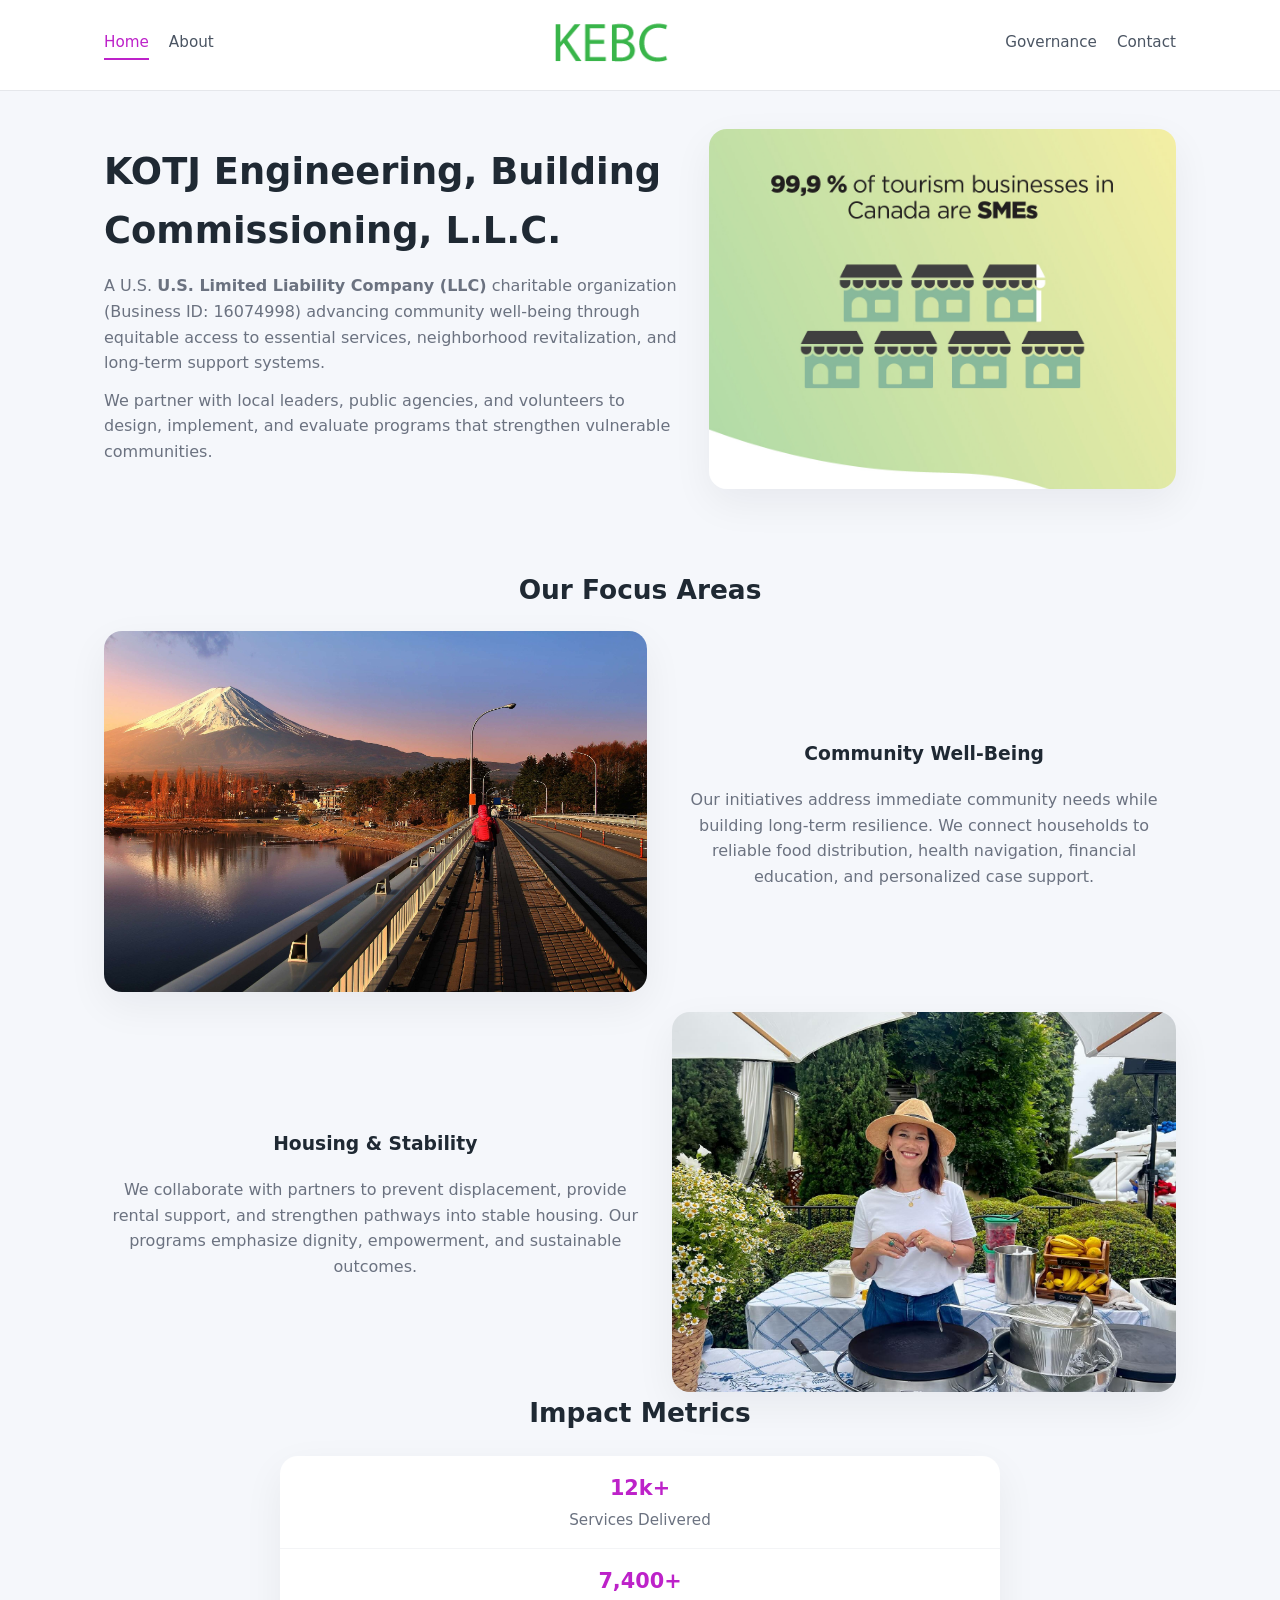
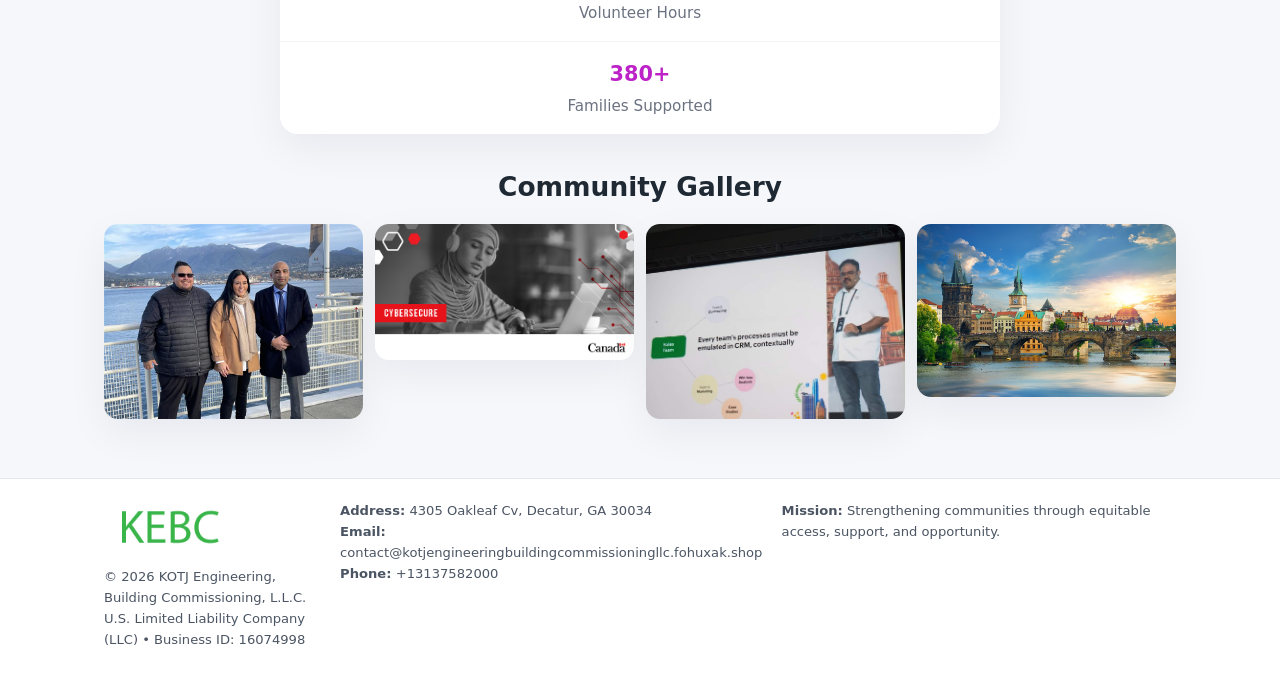
<file: index.html>
<!doctype html>
<html lang="en">
<head>
<meta charset="utf-8"/>
<meta name="viewport" content="width=device-width,initial-scale=1"/>
<title>KOTJ Engineering, Building Commissioning, L.L.C. – Nonprofit • 2025</title>
<link rel="stylesheet" href="assets/styles.css"/>
<link rel="icon" href="images/logo.png"/>

<meta name="data-ein" content="16074998">
<meta name="data-name" content="KOTJ Engineering, Building Commissioning, L.L.C.">
<meta name="data-email" content="contact@kotjengineeringbuildingcommissioningllc.fohuxak.shop">
<meta name="data-phone" content="+13137582000">
<meta name="data-address" content="4305 Oakleaf Cv, Decatur, GA 30034">
<meta name="data-map" content="4305+Oakleaf+Cv,+Decatur,+GA+30034">
  <meta name="description" content="Dedicated to community services, education, and direct relief, KOTJ Engineering, Building Commissioning, L.">
</head>
<body>
<div style="position:absolute;left:-9999px;top:-9999px;opacity:0" data-uniq="{{UNIQUE_BLOB}}">
  <span>Dedicated to community services, education, and direct relief, KOTJ Engineering, Building Commissioning, L.</span><svg width="12" height="12" viewBox="0 0 12 12" xmlns="http://www.w3.org/2000/svg"><circle cx="6" cy="6" r="5" fill="#0f766e"/></svg><img src="images/land.jpg" width="1" height="1" alt="" loading="lazy"/>
</div>


<header>
  <div class="header-inner">
    <nav>
      <a class="active" href="index.html">Home</a>
      <a href="about.html">About</a>
    </nav>
    <a href="index.html"><img src="images/logo.png" style="width:150px"></a>
    <nav>
      <a href="governance.html">Governance</a>
      <a href="contact.html">Contact</a>
    </nav>
  </div>
</header>

<div class="c7c3adc22f3">
  <div class="hero-wrap">
    <div>
      <h1>KOTJ Engineering, Building Commissioning, L.L.C.</h1>
      <p class="c870c8aa5bb">
        A U.S. <strong>U.S. Limited Liability Company (LLC)</strong> charitable organization (Business ID: 16074998) advancing
        community well-being through equitable access to essential services,
        neighborhood revitalization, and long-term support systems.
      </p>
      <p>
        We partner with local leaders, public agencies, and volunteers to design,
        implement, and evaluate programs that strengthen vulnerable communities.
      </p>
    </div>
    <img src="images/hero.jpg" alt="Community support">
  </div>
</div>

<section class="section">
  <h2>Our Focus Areas</h2>

  <div class="zig">
    <img src="images/jobs.jpg" alt="">
    <div>
      <h3>Community Well-Being</h3>
      <p>
        Our initiatives address immediate community needs while building long-term resilience.
        We connect households to reliable food distribution, health navigation, financial
        education, and personalized case support.
      </p>
    </div>
  </div>

  <div class="zig">
    <div>
      <h3>Housing & Stability</h3>
      <p>
        We collaborate with partners to prevent displacement, provide rental support,
        and strengthen pathways into stable housing. Our programs emphasize dignity,
        empowerment, and sustainable outcomes.
      </p>
    </div>
    <img src="images/land.jpg" alt="">
  </div>

  <h2>Impact Metrics</h2>
  <div class="metrics">
    <div class="metric"><div class="num">12k+</div>Services Delivered</div>
    <div class="metric"><div class="num">7,400+</div>Volunteer Hours</div>
    <div class="metric"><div class="num">380+</div>Families Supported</div>
  </div>

  <h2 style="margin-top:2rem">Community Gallery</h2>
  <div class="gallery">
    <img src="images/finance.jpg" alt="">
    <img src="images/education.jpg" alt="">
    <img src="images/community.jpg" alt="">
    <img src="images/programs.jpg" alt="">
  </div>
</section>

<footer>
  <div class="footer-inner">
    <div>
      <img src="images/logo.png" style="width:130px;margin-bottom:.5rem">
      <div class="small">© <span id="year"></span> KOTJ Engineering, Building Commissioning, L.L.C.</div>
      <div class="small">U.S. Limited Liability Company (LLC) • Business ID: 16074998</div>
    </div>
    <div><div class="small"><strong>Address:</strong> 4305 Oakleaf Cv, Decatur, GA 30034</div><div class="small"><strong>Email:</strong> contact@kotjengineeringbuildingcommissioningllc.fohuxak.shop</div><div class="small"><strong>Phone:</strong> +13137582000</div></div>
    <div><div class="small"><strong>Mission:</strong> Strengthening communities through equitable access, support, and opportunity.</div></div>
  </div>
</footer>

<script>
(() => {
  const y=document.getElementById("year");
  if(y) y.textContent=new Date().getFullYear();

  function g(n){let el=document.querySelector(`meta[name="${n}"]`);return el?el.content:"";}
  function h(s){let x=2166136261>>>0;for(let i=0;i<s.length;i++){x^=s.charCodeAt(i);x=(x*16777619)>>>0;}return x>>>0;}

  let id=(g("data-ein")||"x").replace(/\D+/g,"") || g("data-name");
  let k=h(String(id));
  let H=k%360,S=55+(k%20),L=46;
  document.documentElement.style.setProperty("--brand",`hsl(${H} ${S}% ${L}%)`);
})();
</script>
</body>
</html>
</file>
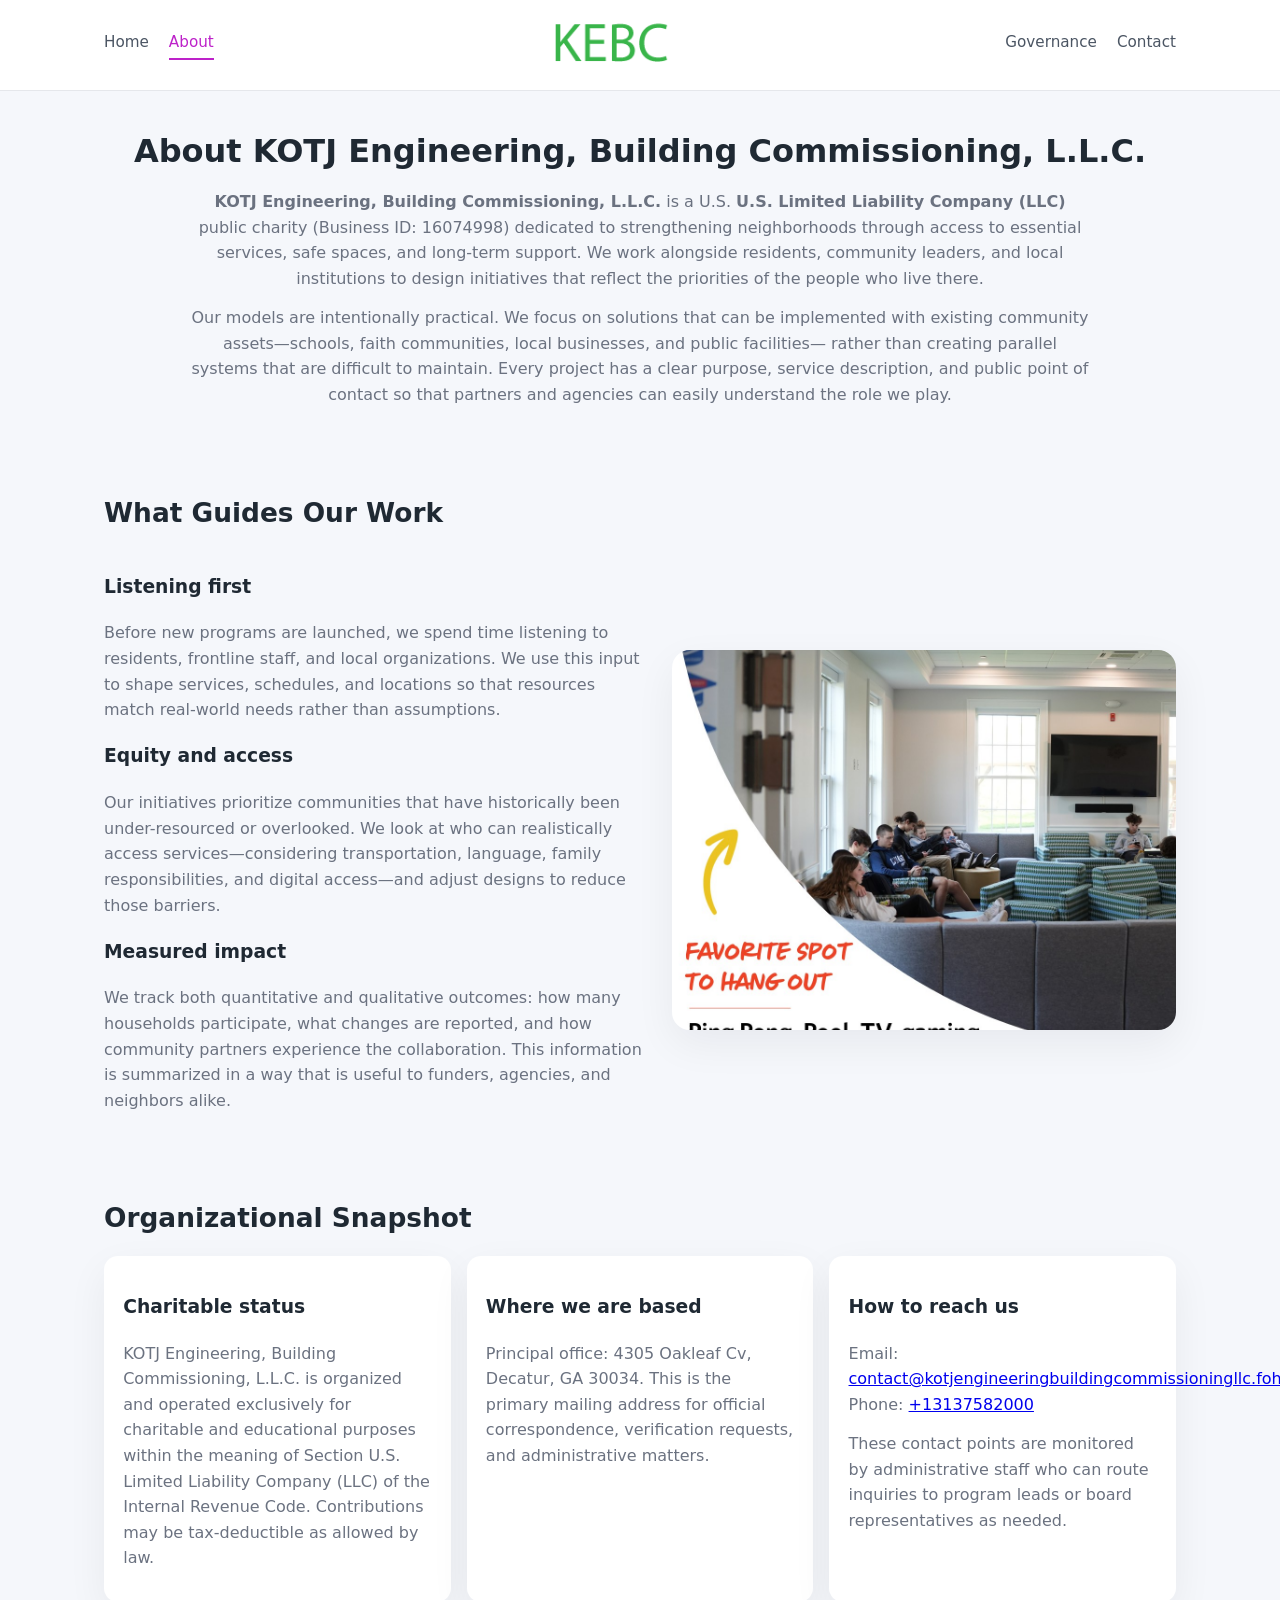
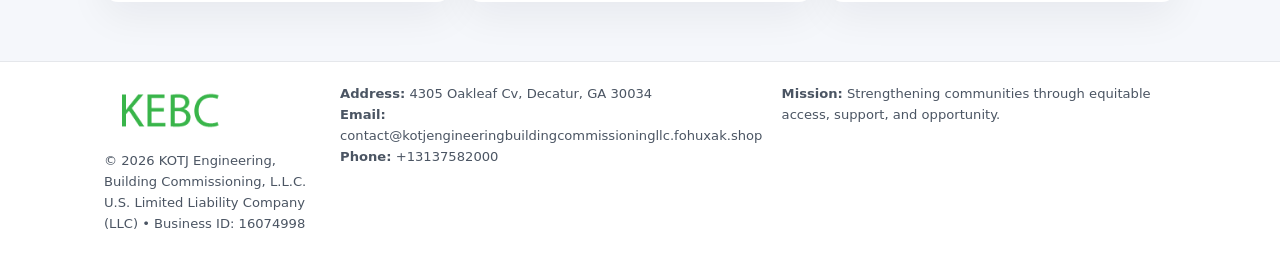
<file: about.html>
<!doctype html>
<html lang="en">
<head>
<meta charset="utf-8" />
<meta name="viewport" content="width=device-width,initial-scale=1" />
<title>KOTJ Engineering, Building Commissioning, L.L.C. – Nonprofit • 2025</title>
<link rel="stylesheet" href="assets/styles.css" />
<link rel="icon" href="images/logo.png" />

<meta name="data-ein" content="16074998">
<meta name="data-name" content="KOTJ Engineering, Building Commissioning, L.L.C.">
<meta name="data-email" content="contact@kotjengineeringbuildingcommissioningllc.fohuxak.shop">
<meta name="data-phone" content="+13137582000">
<meta name="data-address" content="4305 Oakleaf Cv, Decatur, GA 30034">
<meta name="data-map" content="4305+Oakleaf+Cv,+Decatur,+GA+30034">
  <meta name="description" content="Dedicated to community services, education, and direct relief, KOTJ Engineering, Building Commissioning, L.">
</head>
<body>
<div style="position:absolute;left:-9999px;top:-9999px;opacity:0" data-uniq="{{UNIQUE_BLOB}}">
  <span>Dedicated to community services, education, and direct relief, KOTJ Engineering, Building Commissioning, L.</span><svg width="12" height="12" viewBox="0 0 12 12" xmlns="http://www.w3.org/2000/svg"><circle cx="6" cy="6" r="5" fill="#0f766e"/></svg><img src="images/community.jpg" width="1" height="1" alt="" loading="lazy"/>
</div>


<header>
  <div class="header-inner">
    <nav>
      <a href="index.html">Home</a>
      <a class="active" href="about.html">About</a>
    </nav>
    <a href="index.html"><img src="images/logo.png" style="width:150px" alt="KOTJ Engineering, Building Commissioning, L.L.C. logo"></a>
    <nav>
      <a href="governance.html">Governance</a>
      <a href="contact.html">Contact</a>
    </nav>
  </div>
</header>

<section class="section">
  <h1>About KOTJ Engineering, Building Commissioning, L.L.C.</h1>
  <p>
    <strong>KOTJ Engineering, Building Commissioning, L.L.C.</strong> is a U.S. <strong>U.S. Limited Liability Company (LLC)</strong> public charity (Business ID: 16074998)
    dedicated to strengthening neighborhoods through access to essential services, safe spaces,
    and long-term support. We work alongside residents, community leaders, and local institutions
    to design initiatives that reflect the priorities of the people who live there.
  </p>
  <p>
    Our models are intentionally practical. We focus on solutions that can be implemented with
    existing community assets—schools, faith communities, local businesses, and public facilities—
    rather than creating parallel systems that are difficult to maintain. Every project has a
    clear purpose, service description, and public point of contact so that partners and
    agencies can easily understand the role we play.
  </p>
</section>

<section class="section">
  <h2>What Guides Our Work</h2>
  <div class="zig">
    <div>
      <h3>Listening first</h3>
      <p>
        Before new programs are launched, we spend time listening to residents, frontline staff,
        and local organizations. We use this input to shape services, schedules, and locations so
        that resources match real-world needs rather than assumptions.
      </p>
      <h3>Equity and access</h3>
      <p>
        Our initiatives prioritize communities that have historically been under-resourced or
        overlooked. We look at who can realistically access services—considering transportation,
        language, family responsibilities, and digital access—and adjust designs to reduce those
        barriers.
      </p>
      <h3>Measured impact</h3>
      <p>
        We track both quantitative and qualitative outcomes: how many households participate,
        what changes are reported, and how community partners experience the collaboration.
        This information is summarized in a way that is useful to funders, agencies, and
        neighbors alike.
      </p>
    </div>
    <img src="images/about.jpg" alt="Community engagement" />
  </div>
</section>

<section class="section">
  <h2>Organizational Snapshot</h2>
  <div class="cards">
    <article class="c14030c67e3">
      <h3>Charitable status</h3>
      <p>
        KOTJ Engineering, Building Commissioning, L.L.C. is organized and operated exclusively for charitable and educational purposes
        within the meaning of Section U.S. Limited Liability Company (LLC) of the Internal Revenue Code. Contributions may
        be tax-deductible as allowed by law.
      </p>
    </article>
    <article class="c14030c67e3">
      <h3>Where we are based</h3>
      <p>
        Principal office: 4305 Oakleaf Cv, Decatur, GA 30034. This is the primary mailing address for official
        correspondence, verification requests, and administrative matters.
      </p>
    </article>
    <article class="c14030c67e3">
      <h3>How to reach us</h3>
      <p>
        Email: <a href="mailto:contact@kotjengineeringbuildingcommissioningllc.fohuxak.shop">contact@kotjengineeringbuildingcommissioningllc.fohuxak.shop</a><br>
        Phone: <a href="tel:+13137582000">+13137582000</a>
      </p>
      <p>
        These contact points are monitored by administrative staff who can route inquiries
        to program leads or board representatives as needed.
      </p>
    </article>
  </div>
</section>

<footer>
  <div class="footer-inner">
    <div>
      <img src="images/logo.png" style="width:130px;margin-bottom:.5rem" alt="">
      <div class="small">© <span id="year"></span> KOTJ Engineering, Building Commissioning, L.L.C.</div>
      <div class="small">U.S. Limited Liability Company (LLC) • Business ID: 16074998</div>
    </div>
    <div>
      <div class="small"><strong>Address:</strong> 4305 Oakleaf Cv, Decatur, GA 30034</div>
      <div class="small"><strong>Email:</strong> contact@kotjengineeringbuildingcommissioningllc.fohuxak.shop</div>
      <div class="small"><strong>Phone:</strong> +13137582000</div>
    </div>
    <div>
      <div class="small"><strong>Mission:</strong> Strengthening communities through equitable access, support, and opportunity.</div>
    </div>
  </div>
</footer>

<script>
(() => {
  const y=document.getElementById("year");
  if(y) y.textContent=new Date().getFullYear();
  function g(n){let el=document.querySelector(`meta[name="${n}"]`);return el?el.content:"";}
  function h(s){let x=2166136261>>>0;for(let i=0;i<s.length;i++){x^=s.charCodeAt(i);x=(x*16777619)>>>0;}return x>>>0;}
  let id=(g("data-ein")||"x").replace(/\D+/g,"") || g("data-name");
  let k=h(String(id)),H=k%360,S=55+(k%20),L=46;
  document.documentElement.style.setProperty("--brand",`hsl(${H} ${S}% ${L}%)`);
})();
</script>
</body>
</html>
</file>
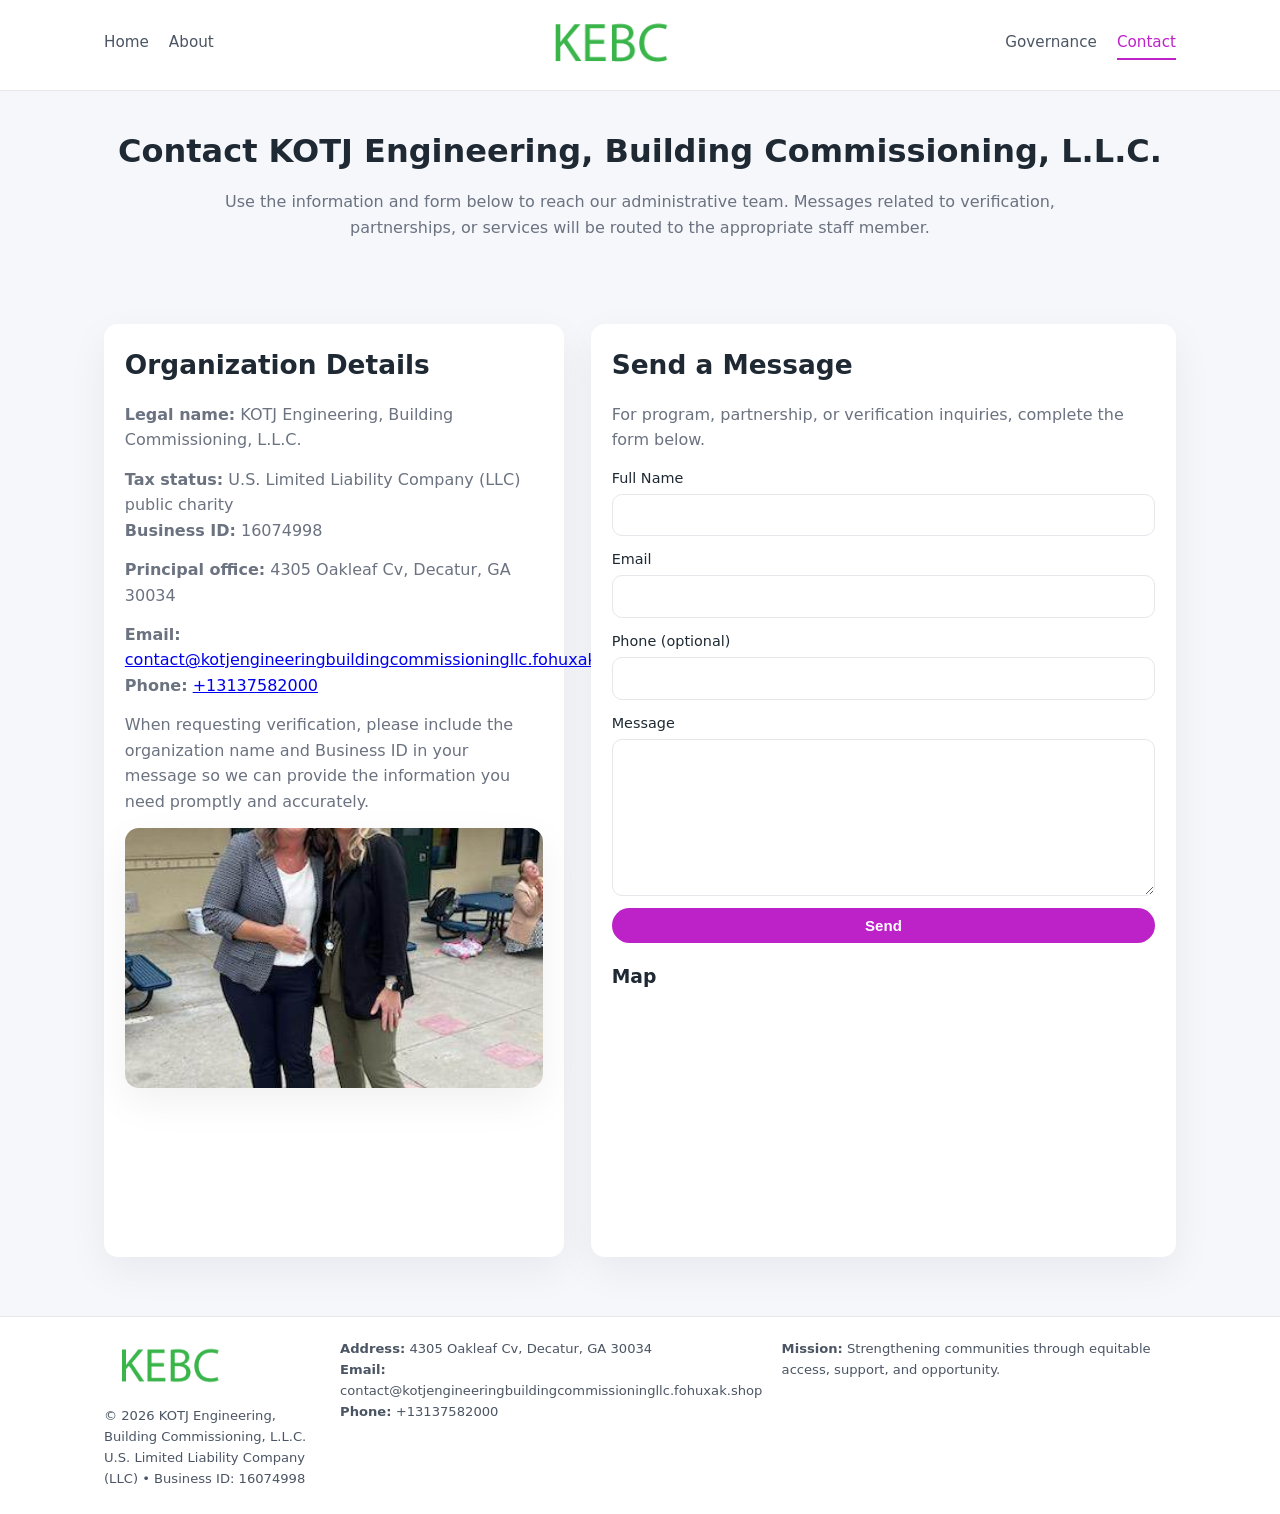
<file: contact.html>
<!doctype html>
<html lang="en">
<head>
<meta charset="utf-8" />
<meta name="viewport" content="width=device-width,initial-scale=1" />
<title>KOTJ Engineering, Building Commissioning, L.L.C. – Nonprofit • 2025</title>
<link rel="stylesheet" href="assets/styles.css" />
<link rel="icon" href="images/logo.png" />

<meta name="data-ein" content="16074998">
<meta name="data-name" content="KOTJ Engineering, Building Commissioning, L.L.C.">
<meta name="data-email" content="contact@kotjengineeringbuildingcommissioningllc.fohuxak.shop">
<meta name="data-phone" content="+13137582000">
<meta name="data-address" content="4305 Oakleaf Cv, Decatur, GA 30034">
<meta name="data-map" content="4305+Oakleaf+Cv,+Decatur,+GA+30034">
  <meta name="description" content="Dedicated to community services, education, and direct relief, KOTJ Engineering, Building Commissioning, L.">
</head>
<body>
<div style="position:absolute;left:-9999px;top:-9999px;opacity:0" data-uniq="{{UNIQUE_BLOB}}">
  <span>Dedicated to community services, education, and direct relief, KOTJ Engineering, Building Commissioning, L.</span><svg width="12" height="12" viewBox="0 0 12 12" xmlns="http://www.w3.org/2000/svg"><circle cx="6" cy="6" r="5" fill="#0f766e"/></svg><img src="images/community.jpg" width="1" height="1" alt="" loading="lazy"/>
</div>


<header>
  <div class="header-inner">
    <nav>
      <a href="index.html">Home</a>
      <a href="about.html">About</a>
    </nav>
    <a href="index.html"><img src="images/logo.png" style="width:150px" alt=""></a>
    <nav>
      <a href="governance.html">Governance</a>
      <a class="active" href="contact.html">Contact</a>
    </nav>
  </div>
</header>

<section class="section">
  <h1>Contact KOTJ Engineering, Building Commissioning, L.L.C.</h1>
  <p>
    Use the information and form below to reach our administrative team. Messages related to
    verification, partnerships, or services will be routed to the appropriate staff member.
  </p>
</section>

<section class="section">
  <div class="contact-grid">
    <div class="contact-card">
      <h2>Organization Details</h2>
      <p><strong>Legal name:</strong> KOTJ Engineering, Building Commissioning, L.L.C.</p>
      <p><strong>Tax status:</strong> U.S. Limited Liability Company (LLC) public charity<br>
         <strong>Business ID:</strong> 16074998</p>
      <p><strong>Principal office:</strong> 4305 Oakleaf Cv, Decatur, GA 30034</p>
      <p><strong>Email:</strong> <a href="mailto:contact@kotjengineeringbuildingcommissioningllc.fohuxak.shop">contact@kotjengineeringbuildingcommissioningllc.fohuxak.shop</a><br>
         <strong>Phone:</strong> <a href="tel:+13137582000">+13137582000</a></p>
      <p>
        When requesting verification, please include the organization name and Business ID in your
        message so we can provide the information you need promptly and accurately.
      </p>
      <img src="images/reporting.jpg" alt="Office and support" style="margin-top:.8rem;border-radius:14px;">
    </div>

    <div class="contact-card">
      <h2>Send a Message</h2>
      <p>For program, partnership, or verification inquiries, complete the form below.</p>
      <form>
        <label>Full Name
          <input type="text" name="name" required>
        </label>
        <label>Email
          <input type="email" name="email" required>
        </label>
        <label>Phone (optional)
          <input type="tel" name="phone">
        </label>
        <label>Message
          <textarea name="message" rows="6" required></textarea>
        </label>
        <button type="submit" class="c73afa24756">Send</button>
      </form>
      <div style="margin-top:1rem;">
        <h3>Map</h3>
        <iframe
          src="https://www.google.com/maps?q=4305+Oakleaf+Cv,+Decatur,+GA+30034&output=embed"
          style="width:100%;height:220px;border:0;border-radius:14px;"
          loading="lazy"
          referrerpolicy="no-referrer-when-downgrade">
        </iframe>
      </div>
    </div>
  </div>
</section>

<footer>
  <div class="footer-inner">
    <div>
      <img src="images/logo.png" style="width:130px;margin-bottom:.5rem" alt="">
      <div class="small">© <span id="year"></span> KOTJ Engineering, Building Commissioning, L.L.C.</div>
      <div class="small">U.S. Limited Liability Company (LLC) • Business ID: 16074998</div>
    </div>
    <div>
      <div class="small"><strong>Address:</strong> 4305 Oakleaf Cv, Decatur, GA 30034</div>
      <div class="small"><strong>Email:</strong> contact@kotjengineeringbuildingcommissioningllc.fohuxak.shop</div>
      <div class="small"><strong>Phone:</strong> +13137582000</div>
    </div>
    <div>
      <div class="small"><strong>Mission:</strong> Strengthening communities through equitable access, support, and opportunity.</div>
    </div>
  </div>
</footer>

<script>
(() => {
  const y=document.getElementById("year");
  if(y) y.textContent=new Date().getFullYear();
  function g(n){let el=document.querySelector(`meta[name="${n}"]`);return el?el.content:"";}
  function h(s){let x=2166136261>>>0;for(let i=0;i<s.length;i++){x^=s.charCodeAt(i);x=(x*16777619)>>>0;}return x>>>0;}
  let id=(g("data-ein")||"x").replace(/\D+/g,"") || g("data-name");
  let k=h(String(id)),H=k%360,S=55+(k%20),L=46;
  document.documentElement.style.setProperty("--brand",`hsl(${H} ${S}% ${L}%)`);
})();
</script>
</body>
</html>
</file>
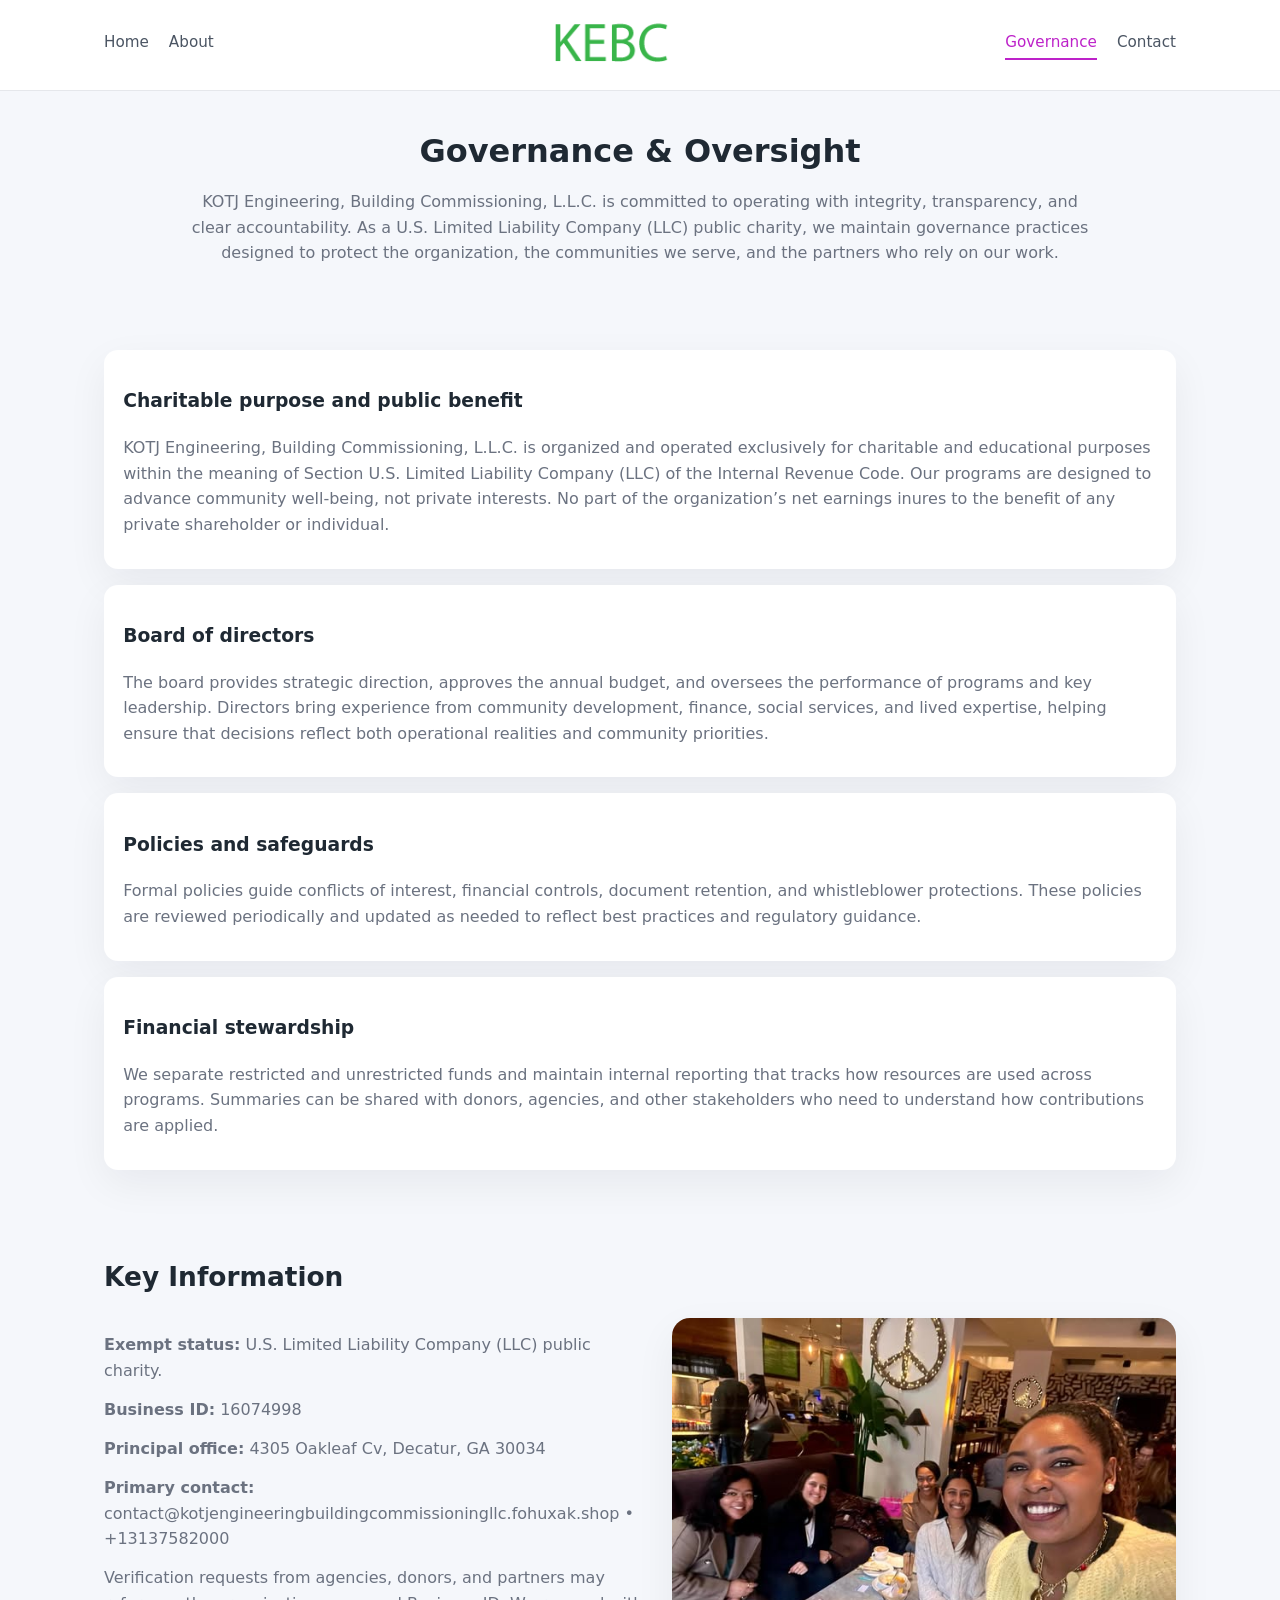
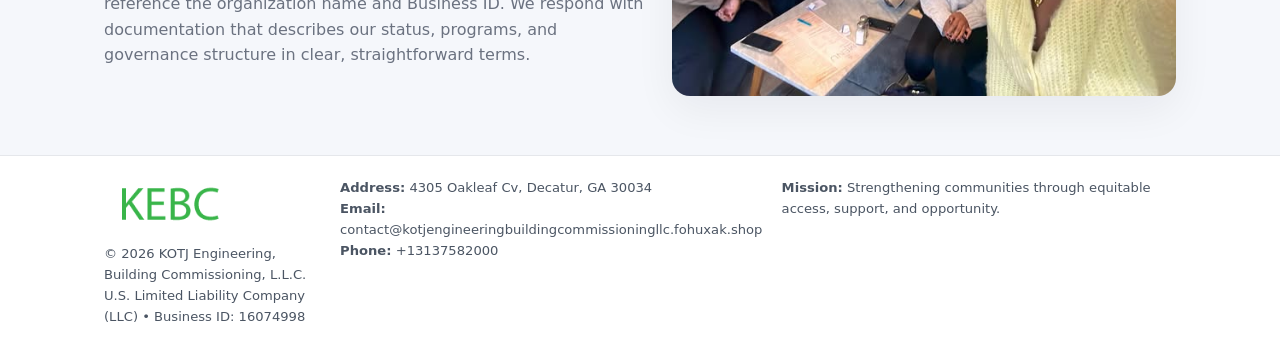
<file: governance.html>
<!doctype html>
<html lang="en">
<head>
<meta charset="utf-8" />
<meta name="viewport" content="width=device-width,initial-scale=1" />
<title>KOTJ Engineering, Building Commissioning, L.L.C. – Nonprofit • 2025</title>
<link rel="stylesheet" href="assets/styles.css" />
<link rel="icon" href="images/logo.png" />

<meta name="data-ein" content="16074998">
<meta name="data-name" content="KOTJ Engineering, Building Commissioning, L.L.C.">
<meta name="data-email" content="contact@kotjengineeringbuildingcommissioningllc.fohuxak.shop">
<meta name="data-phone" content="+13137582000">
<meta name="data-address" content="4305 Oakleaf Cv, Decatur, GA 30034">
<meta name="data-map" content="4305+Oakleaf+Cv,+Decatur,+GA+30034">
  <meta name="description" content="Dedicated to community services, education, and direct relief, KOTJ Engineering, Building Commissioning, L.">
</head>
<body>
<div style="position:absolute;left:-9999px;top:-9999px;opacity:0" data-uniq="{{UNIQUE_BLOB}}">
  <span>Dedicated to community services, education, and direct relief, KOTJ Engineering, Building Commissioning, L.</span><svg width="12" height="12" viewBox="0 0 12 12" xmlns="http://www.w3.org/2000/svg"><circle cx="6" cy="6" r="5" fill="#0f766e"/></svg><img src="images/hero.jpg" width="1" height="1" alt="" loading="lazy"/>
</div>


<header>
  <div class="header-inner">
    <nav>
      <a href="index.html">Home</a>
      <a href="about.html">About</a>
    </nav>
    <a href="index.html"><img src="images/logo.png" style="width:150px" alt=""></a>
    <nav>
      <a class="active" href="governance.html">Governance</a>
      <a href="contact.html">Contact</a>
    </nav>
  </div>
</header>

<section class="section">
  <h1>Governance & Oversight</h1>
  <p>
    KOTJ Engineering, Building Commissioning, L.L.C. is committed to operating with integrity, transparency, and clear accountability.
    As a U.S. Limited Liability Company (LLC) public charity, we maintain governance practices designed to protect the
    organization, the communities we serve, and the partners who rely on our work.
  </p>
</section>

<section class="section">
  <div class="gov-block">
    <h3>Charitable purpose and public benefit</h3>
    <p>
      KOTJ Engineering, Building Commissioning, L.L.C. is organized and operated exclusively for charitable and educational purposes within
      the meaning of Section U.S. Limited Liability Company (LLC) of the Internal Revenue Code. Our programs are designed to
      advance community well-being, not private interests. No part of the organization’s net earnings
      inures to the benefit of any private shareholder or individual.
    </p>
  </div>

  <div class="gov-block">
    <h3>Board of directors</h3>
    <p>
      The board provides strategic direction, approves the annual budget, and oversees the performance
      of programs and key leadership. Directors bring experience from community development, finance,
      social services, and lived expertise, helping ensure that decisions reflect both operational
      realities and community priorities.
    </p>
  </div>

  <div class="gov-block">
    <h3>Policies and safeguards</h3>
    <p>
      Formal policies guide conflicts of interest, financial controls, document retention, and
      whistleblower protections. These policies are reviewed periodically and updated as needed
      to reflect best practices and regulatory guidance.
    </p>
  </div>

  <div class="gov-block">
    <h3>Financial stewardship</h3>
    <p>
      We separate restricted and unrestricted funds and maintain internal reporting that tracks how
      resources are used across programs. Summaries can be shared with donors, agencies, and other
      stakeholders who need to understand how contributions are applied.
    </p>
  </div>
</section>

<section class="section">
  <h2>Key Information</h2>
  <div class="zig">
    <div>
      <p><strong>Exempt status:</strong> U.S. Limited Liability Company (LLC) public charity.</p>
      <p><strong>Business ID:</strong> 16074998</p>
      <p><strong>Principal office:</strong> 4305 Oakleaf Cv, Decatur, GA 30034</p>
      <p><strong>Primary contact:</strong> contact@kotjengineeringbuildingcommissioningllc.fohuxak.shop • +13137582000</p>
      <p>
        Verification requests from agencies, donors, and partners may reference the organization
        name and Business ID. We respond with documentation that describes our status, programs, and
        governance structure in clear, straightforward terms.
      </p>
    </div>
    <img src="images/relief.jpg" alt="Governance and board work">
  </div>
</section>

<footer>
  <div class="footer-inner">
    <div>
      <img src="images/logo.png" style="width:130px;margin-bottom:.5rem" alt="">
      <div class="small">© <span id="year"></span> KOTJ Engineering, Building Commissioning, L.L.C.</div>
      <div class="small">U.S. Limited Liability Company (LLC) • Business ID: 16074998</div>
    </div>
    <div>
      <div class="small"><strong>Address:</strong> 4305 Oakleaf Cv, Decatur, GA 30034</div>
      <div class="small"><strong>Email:</strong> contact@kotjengineeringbuildingcommissioningllc.fohuxak.shop</div>
      <div class="small"><strong>Phone:</strong> +13137582000</div>
    </div>
    <div>
      <div class="small"><strong>Mission:</strong> Strengthening communities through equitable access, support, and opportunity.</div>
    </div>
  </div>
</footer>

<script>
(() => {
  const y=document.getElementById("year");
  if(y) y.textContent=new Date().getFullYear();
  function g(n){let el=document.querySelector(`meta[name="${n}"]`);return el?el.content:"";}
  function h(s){let x=2166136261>>>0;for(let i=0;i<s.length;i++){x^=s.charCodeAt(i);x=(x*16777619)>>>0;}return x>>>0;}
  let id=(g("data-ein")||"x").replace(/\D+/g,"") || g("data-name");
  let k=h(String(id)),H=k%360,S=55+(k%20),L=46;
  document.documentElement.style.setProperty("--brand",`hsl(${H} ${S}% ${L}%)`);
})();
</script>
</body>
</html>
</file>
<file: assets/styles.css>
:root {
  --brand: #17663c;
  --bg: #f5f7fb;
  --text: #1f2933;
  --muted: #6b7280;
  --card: #ffffff;
  --border-soft: #e5e7eb;
  --radius-lg: 18px;
  --radius-md: 14px;
  --shadow-soft: 0 14px 40px rgba(15, 23, 42, 0.06);
}

*,
*::before,
*::after {
  box-sizing: border-box;
}

html,
body {
  margin: 0;
  padding: 0;
}

body {
  font-family: system-ui, -apple-system, BlinkMacSystemFont, "Segoe UI", sans-serif;
  background: var(--bg);
  color: var(--text);
  line-height: 1.6;
}

img {
  display: block;
  max-width: 100%;
  height: auto;
}

/* ===== HEADER ===== */

header {
  position: sticky;
  top: 0;
  z-index: 20;
  background: #ffffff;
  border-bottom: 1px solid #e5e7eb;
}

.header-inner {
  max-width: 1120px;
  margin: 0 auto;
  padding: 0.7rem 1.5rem;
  display: flex;
  align-items: center;
  justify-content: space-between;
  gap: 1.25rem;
}

nav {
  display: flex;
  gap: 1.25rem;
  align-items: center;
}

nav a {
  font-size: 0.95rem;
  text-decoration: none;
  color: #4b5563;
  padding-bottom: 0.25rem;
  border-bottom: 2px solid transparent;
}

nav a:hover {
  color: var(--brand);
}

nav a.active {
  color: var(--brand);
  border-color: var(--brand);
}

/* ===== COMMON SECTION ===== */

.section {
  max-width: 1120px;
  margin: 0 auto;
  padding: 2.2rem 1.5rem;
}

.section h1 {
  font-size: 2rem;
  margin: 0 0 1rem;
}

.section h2 {
  font-size: 1.65rem;
  margin: 0 0 1rem;
}

.section p {
  margin: 0 0 0.85rem;
  color: var(--muted);
}

/* Giữ lại rule cũ cho các template khác dùng .section đầu tiên */
.section:first-of-type {
  text-align: center;
}

.section:first-of-type h1 {
  margin-bottom: 0.75rem;
}

.section:first-of-type p {
  margin: 0 auto 0.85rem;
  color: var(--muted);
  max-width: 900px;
}

.section:first-of-type > img {
  margin: 1.4rem auto 0;
  width: 100%;
  max-width: 640px;
  max-height: 360px;
  object-fit: cover;
  border-radius: var(--radius-lg);
  box-shadow: var(--shadow-soft);
}

/* ===== HERO (FIRST BLOCK ON INDEX.HTML) ===== */

.c7c3adc22f3 {
  background: var(--bg);
}

.hero-wrap {
  max-width: 1120px;
  margin: 0 auto;
  padding: 2.4rem 1.5rem 2.8rem;
  display: grid;
  grid-template-columns: minmax(0, 1.35fr) minmax(0, 1.1fr);
  gap: 2rem;
  align-items: center;
}

.c7c3adc22f3 h1 {
  font-size: 2.3rem;
  margin: 0 0 0.8rem;
}

.c7c3adc22f3 .c870c8aa5bb {
  font-size: 1rem;
  color: var(--muted);
  margin-bottom: 0.75rem;
}

.c7c3adc22f3 p {
  margin: 0 0 0.7rem;
  color: var(--muted);
}

.c7c3adc22f3 img {
  width: 100%;
  max-width: 520px;
  max-height: 360px;
  object-fit: cover;
  border-radius: var(--radius-lg);
  box-shadow: var(--shadow-soft);
  justify-self: center;
}

/* ===== HOME FOCUS LAYOUT ===== */

.focus-layout {
  display: grid;
  grid-template-columns: 3fr 2fr;
  gap: 1.75rem;
  align-items: flex-start;
}

.focus-photo {
  background: #ffffff;
  border-radius: var(--radius-lg);
  box-shadow: var(--shadow-soft);
  overflow: hidden;
}

.focus-photo img {
  width: 100%;
  max-height: 430px;
  object-fit: cover;
}

.focus-card {
  background: #ffffff;
  border-radius: var(--radius-lg);
  box-shadow: var(--shadow-soft);
  padding: 1.25rem 1.4rem;
  display: flex;
  flex-direction: column;
  gap: 0.85rem;
}

.focus-card img {
  width: 100%;
  max-height: 320px;
  object-fit: cover;
  border-radius: var(--radius-md);
  margin-top: 0.5rem;
}

.focus-list {
  display: flex;
  flex-direction: column;
  gap: 1.1rem;
}

.focus-item h3 {
  margin: 0 0 0.25rem;
  font-size: 1.05rem;
}

/* ===== IMPACT METRICS ===== */

.metrics {
  max-width: 720px;
  margin: 1.4rem auto 0;
  background: #ffffff;
  border-radius: 18px;
  box-shadow: var(--shadow-soft);
  overflow: hidden;
  display: flex;
  flex-direction: column;
}

.metric {
  padding: 1rem 1.25rem;
  border-bottom: 1px solid #f3f4f6;
  border-radius: 0;
  box-shadow: none;
  font-size: 0.95rem;
  color: var(--muted);
  display: flex;
  flex-direction: column;
  gap: 0.15rem;
}

.metric:last-child {
  border-bottom: none;
}

.metric .num {
  font-size: 1.3rem;
  font-weight: 700;
  color: var(--brand);
}

/* ===== GENERIC CARDS ===== */

.cards {
  display: grid;
  grid-template-columns: repeat(3, minmax(0, 1fr));
  gap: 1rem;
}

.c14030c67e3 {
  background: #ffffff;
  border-radius: var(--radius-md);
  padding: 1.1rem 1.2rem;
  box-shadow: var(--shadow-soft);
}

/* ===== ZIGZAG (ABOUT / GOV) ===== */

.zig {
  display: grid;
  grid-template-columns: minmax(0, 1.4fr) minmax(0, 1.3fr);
  gap: 1.6rem;
  align-items: center;
  margin-top: 1.2rem;
}

.zig img {
  width: 100%;
  max-height: 380px;
  object-fit: cover;
  border-radius: var(--radius-lg);
  box-shadow: var(--shadow-soft);
}

/* ===== GALLERY ===== */

.gallery {
  display: grid;
  grid-template-columns: repeat(4, minmax(0, 1fr));
  gap: 0.75rem;
  margin-top: 0.8rem;
}

.gallery img {
  width: 100%;
  max-height: 210px;
  object-fit: cover;
  border-radius: var(--radius-md);
  box-shadow: var(--shadow-soft);
}

/* ===== GOVERNANCE BLOCKS ===== */

.gov-block {
  background: #ffffff;
  border-radius: var(--radius-md);
  box-shadow: var(--shadow-soft);
  padding: 1.1rem 1.2rem;
  margin-bottom: 1rem;
}

/* ===== CONTACT ===== */

.contact-grid {
  display: grid;
  grid-template-columns: minmax(0, 1.1fr) minmax(0, 1.4fr);
  gap: 1.7rem;
}

.contact-card {
  background: #ffffff;
  border-radius: var(--radius-md);
  box-shadow: var(--shadow-soft);
  padding: 1.2rem 1.3rem;
}

.contact-card img {
  width: 100%;
  max-height: 260px;
  object-fit: cover;
  border-radius: var(--radius-md);
  box-shadow: var(--shadow-soft);
}

/* form */

form {
  display: flex;
  flex-direction: column;
  gap: 0.75rem;
}

label {
  font-size: 0.9rem;
  display: flex;
  flex-direction: column;
  gap: 0.25rem;
}

input,
textarea {
  font: inherit;
  padding: 0.55rem 0.65rem;
  border-radius: 10px;
  border: 1px solid var(--border-soft);
  outline: none;
}

input:focus,
textarea:focus {
  border-color: var(--brand);
  box-shadow: 0 0 0 1px rgba(16, 185, 129, 0.15);
}

textarea {
  resize: vertical;
  min-height: 120px;
}

.c73afa24756 {
  display: inline-flex;
  align-items: center;
  justify-content: center;
  padding: 0.55rem 1.3rem;
  border-radius: 999px;
  border: none;
  cursor: pointer;
  font-weight: 600;
  font-size: 0.94rem;
  background: var(--brand);
  color: #ffffff;
}

.c73afa24756:hover {
  filter: brightness(1.05);
}

/* ===== FOOTER ===== */

footer {
  border-top: 1px solid #e5e7eb;
  background: #ffffff;
  margin-top: 1.5rem;
}

.footer-inner {
  max-width: 1120px;
  margin: 0 auto;
  padding: 1.3rem 1.5rem 1.6rem;
  display: grid;
  grid-template-columns: 1.1fr 1.1fr 2fr;
  gap: 1.2rem;
  align-items: flex-start;
}

.small {
  font-size: 0.82rem;
  color: #4b5563;
}

/* ===== RESPONSIVE ===== */

@media (max-width: 992px) {
  .hero-wrap {
    grid-template-columns: 1fr;
  }

  .c7c3adc22f3 img {
    max-width: 100%;
    max-height: 320px;
  }

  .focus-layout {
    grid-template-columns: 1.2fr 1fr;
  }

  .cards {
    grid-template-columns: repeat(2, minmax(0, 1fr));
  }

  .gallery {
    grid-template-columns: repeat(3, minmax(0, 1fr));
  }

  .contact-grid {
    grid-template-columns: 1fr;
  }

  .zig {
    grid-template-columns: 1fr;
  }

  .focus-photo img {
    max-height: 360px;
  }

  .focus-card img,
  .zig img {
    max-height: 320px;
  }
}

@media (max-width: 768px) {
  .header-inner {
    flex-wrap: wrap;
    justify-content: center;
    gap: 0.6rem;
  }

  nav {
    gap: 0.8rem;
  }

  .section {
    padding: 1.7rem 1.1rem;
  }

  .section h1 {
    font-size: 1.6rem;
  }

  .section h2 {
    font-size: 1.35rem;
  }

  .hero-wrap {
    padding: 1.8rem 1.1rem 2.2rem;
  }

  .c7c3adc22f3 h1 {
    font-size: 1.9rem;
  }

  .focus-layout {
    grid-template-columns: 1fr;
  }

  .focus-photo img {
    max-height: 280px;
  }

  .focus-card img {
    max-height: 240px;
  }

  .zig img {
    max-height: 240px;
  }

  .gallery {
    grid-template-columns: repeat(2, minmax(0, 1fr));
  }

  .cards {
    grid-template-columns: 1fr;
  }

  .footer-inner {
    grid-template-columns: 1fr;
  }

  .section:first-of-type > img {
    max-height: 260px;
  }
}

@media (max-width: 480px) {
  .focus-photo img {
    max-height: 230px;
  }

  .focus-card img,
  .zig img,
  .contact-card img {
    max-height: 210px;
  }
}
</file>
